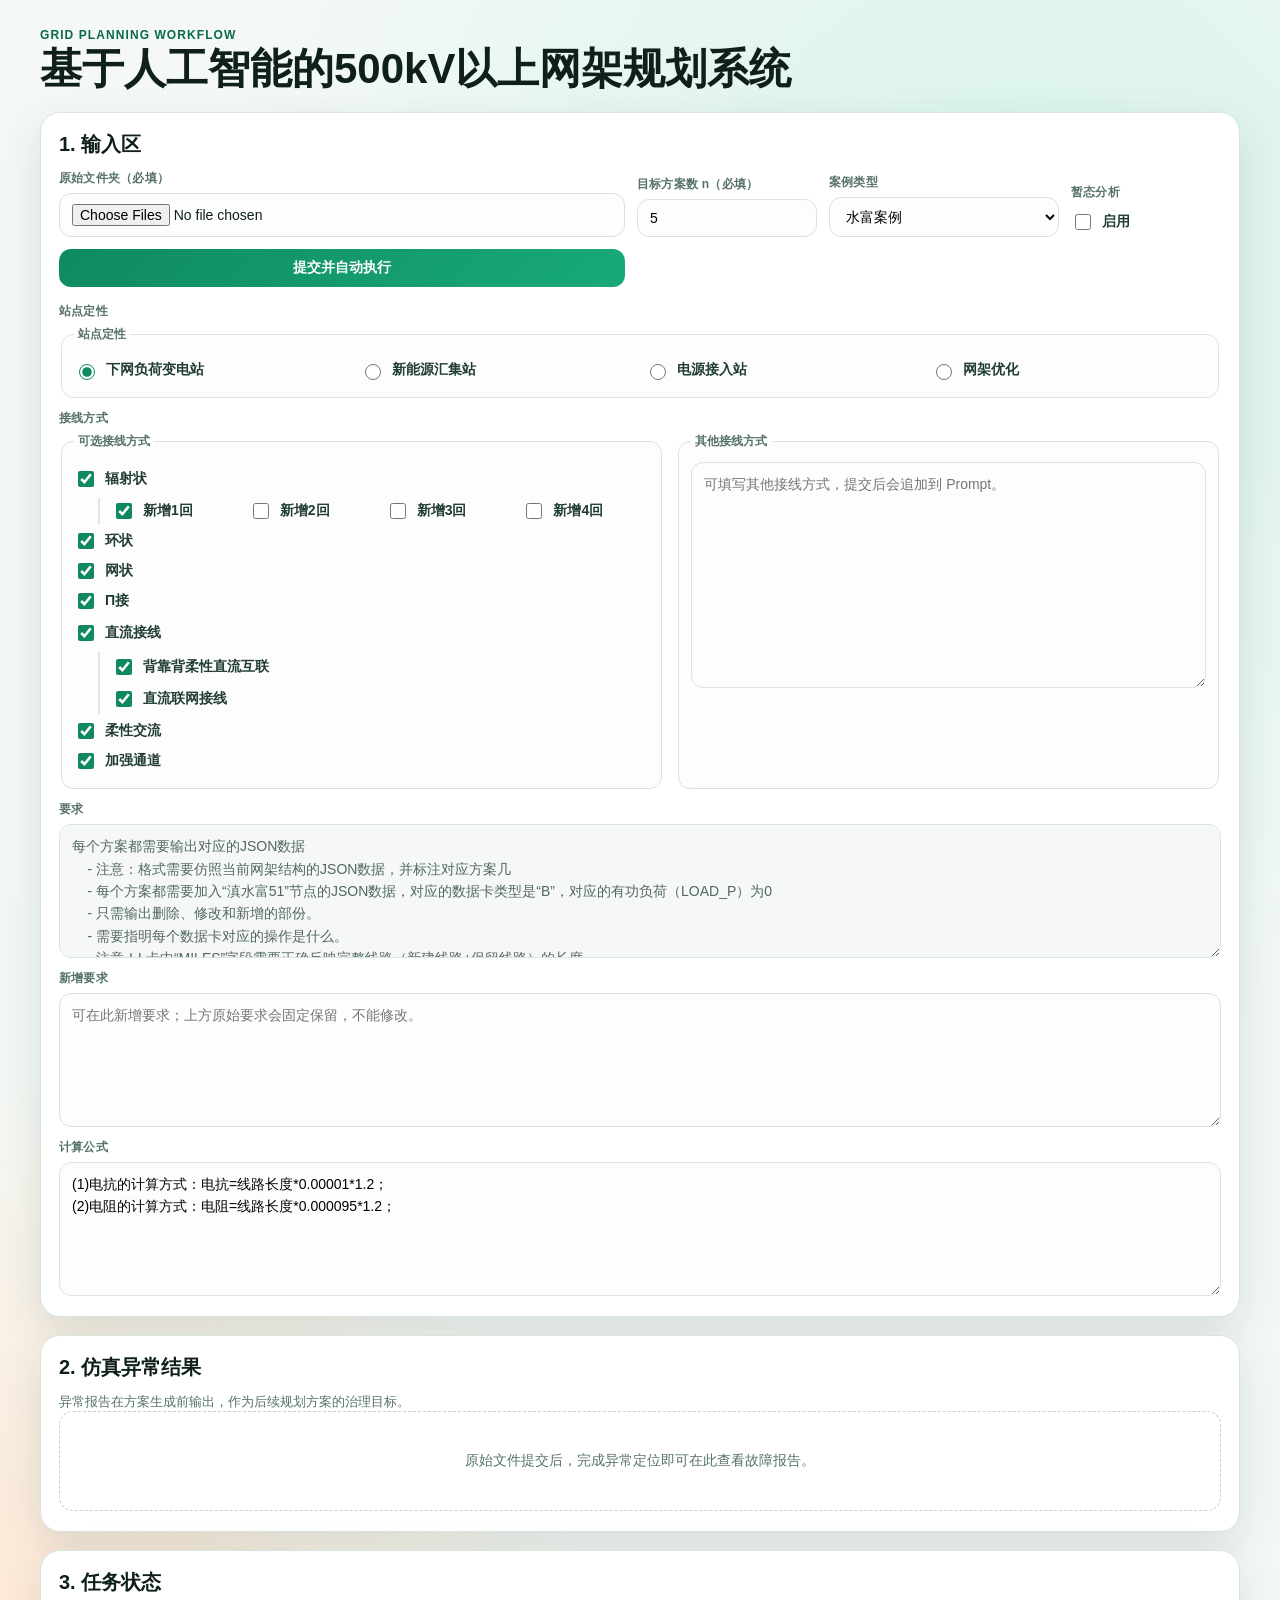
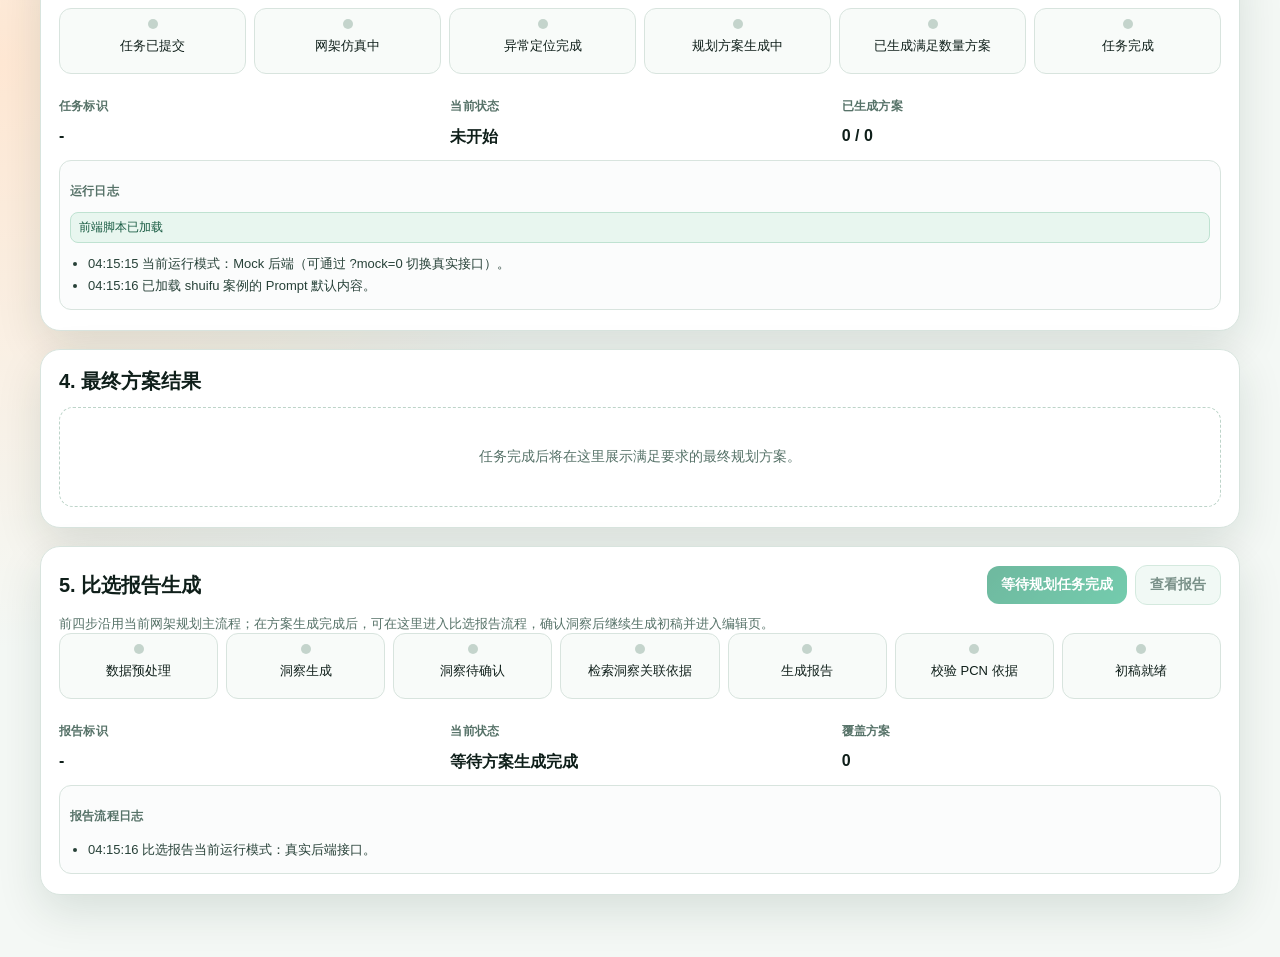
<file: frame_fore-end_design/index.html>
<!doctype html>
<html lang="zh-CN">
  <head>
    <meta charset="UTF-8" />
    <meta name="viewport" content="width=device-width, initial-scale=1.0" />
    <title>基于人工智能的500kV以上网架规划系统</title>
    <link rel="stylesheet" href="./styles.css?v=20260512_1" />
  </head>
  <body>
    <div class="noise-bg"></div>
    <main class="page">
      <header class="hero">
        <p class="eyebrow">Grid Planning Workflow</p>
          <h1>基于人工智能的500kV以上网架规划系统</h1>
      </header>

      <section class="card input-card">
        <h2>1. 输入区</h2>
        <form id="task-form" class="input-form" novalidate>
          <label class="field">
            <span>原始文件夹（必填）</span>
            <input id="file-input" type="file" webkitdirectory directory multiple />
          </label>
          <label class="field small">
            <span>目标方案数 n（必填）</span>
            <input id="count-input" type="number" min="1" max="20" value="5" />
          </label>
          <label class="field small">
            <span>案例类型</span>
            <select id="case-select">
              <option value="shuifu">水富案例</option>
              <option value="yuezhou">越州案例</option>
              <option value="generic">通用案例</option>
            </select>
          </label>
          <div class="field small analysis-option-field">
            <span>暂态分析</span>
            <label class="check-option inline-check-option">
              <input id="transient-analysis-input" type="checkbox" />
              <span>启用</span>
            </label>
          </div>
          <button id="submit-btn" type="submit">提交并自动执行</button>
        </form>
        <div class="prompt-field-wrap prompt-grid">
          <div class="field prompt-field site-role-field">
            <span>站点定性</span>
            <fieldset class="site-role-panel">
              <legend>站点定性</legend>
              <div class="radio-option-row">
                <label class="check-option">
                  <input type="radio" name="site-role" value="load_substation" checked />
                  <span>下网负荷变电站</span>
                </label>
                <label class="check-option">
                  <input type="radio" name="site-role" value="renewable_collection" />
                  <span>新能源汇集站</span>
                </label>
                <label class="check-option">
                  <input type="radio" name="site-role" value="power_interconnection" />
                  <span>电源接入站</span>
                </label>
                <label class="check-option">
                  <input type="radio" name="site-role" value="grid_optimization" />
                  <span>网架优化</span>
                </label>
              </div>
            </fieldset>
          </div>
          <div class="field prompt-field wiring-field">
            <span>接线方式</span>
            <div class="wiring-mode-grid">
              <fieldset class="wiring-mode-panel">
                <legend>可选接线方式</legend>
                <div class="check-group radial-option-group">
                  <label class="check-option">
                    <input type="checkbox" name="wiring-mode" value="radial" />
                    <span>辐射状</span>
                  </label>
                  <div class="check-children radial-circuit-options">
                    <label class="check-option">
                      <input type="checkbox" name="radial-circuit-count" value="1" checked />
                      <span>新增1回</span>
                    </label>
                    <label class="check-option">
                      <input type="checkbox" name="radial-circuit-count" value="2" />
                      <span>新增2回</span>
                    </label>
                    <label class="check-option">
                      <input type="checkbox" name="radial-circuit-count" value="3" />
                      <span>新增3回</span>
                    </label>
                    <label class="check-option">
                      <input type="checkbox" name="radial-circuit-count" value="4" />
                      <span>新增4回</span>
                    </label>
                  </div>
                </div>
                <label class="check-option">
                  <input type="checkbox" name="wiring-mode" value="ring" />
                  <span>环状</span>
                </label>
                <label class="check-option">
                  <input type="checkbox" name="wiring-mode" value="mesh" />
                  <span>网状</span>
                </label>
                <label class="check-option">
                  <input type="checkbox" name="wiring-mode" value="pi" />
                  <span>Π接</span>
                </label>
                <div class="check-group">
                  <label class="check-option">
                    <input type="checkbox" name="wiring-mode-parent" value="dc" />
                    <span>直流接线</span>
                  </label>
                  <div class="check-children">
                    <label class="check-option">
                      <input type="checkbox" name="wiring-mode" value="back_to_back_dc" data-parent="dc" />
                      <span>背靠背柔性直流互联</span>
                    </label>
                    <label class="check-option">
                      <input type="checkbox" name="wiring-mode" value="dc_networking" data-parent="dc" />
                      <span>直流联网接线</span>
                    </label>
                  </div>
                </div>
                <label class="check-option">
                  <input type="checkbox" name="wiring-mode" value="flexible_ac" />
                  <span>柔性交流</span>
                </label>
                <label class="check-option">
                  <input type="checkbox" name="wiring-mode" value="reinforcement" />
                  <span>加强通道</span>
                </label>
              </fieldset>
              <fieldset class="wiring-mode-panel custom-wiring-panel">
                <legend>其他接线方式</legend>
                <textarea
                  id="custom-wiring-mode-input"
                  rows="8"
                  placeholder="可填写其他接线方式，提交后会追加到 Prompt。"
                ></textarea>
              </fieldset>
            </div>
          </div>
          <label class="field prompt-field">
            <span>要求</span>
            <textarea
              id="requirements-input"
              rows="5"
              readonly
              placeholder="加载当前案例默认输出要求..."
            ></textarea>
          </label>
          <label class="field prompt-field">
            <span>新增要求</span>
            <textarea
              id="requirements-extra-input"
              rows="5"
              placeholder="可在此新增要求；上方原始要求会固定保留，不能修改。"
            ></textarea>
          </label>
          <label class="field prompt-field">
            <span>计算公式</span>
            <textarea
              id="formulas-input"
              rows="5"
              placeholder="加载当前案例默认计算公式..."
            ></textarea>
          </label>
        </div>
      </section>

      <section class="card anomaly-card">
        <h2>2. 仿真异常结果</h2>
        <p class="hint">异常报告在方案生成前输出，作为后续规划方案的治理目标。</p>
        <div id="anomaly-placeholder" class="placeholder">
          原始文件提交后，完成异常定位即可在此查看故障报告。
        </div>
        <div id="anomaly-content" class="result-panel hidden">
          <ul id="anomaly-list" class="anomaly-list"></ul>
        </div>
      </section>

      <section class="card status-card">
        <h2>3. 任务状态</h2>
        <div id="stage-track" class="stage-track"></div>
        <div class="status-row">
          <div>
            <p class="meta-label">任务标识</p>
            <p id="task-id" class="meta-value">-</p>
          </div>
          <div>
            <p class="meta-label">当前状态</p>
            <p id="current-status" class="meta-value">未开始</p>
          </div>
          <div>
            <p class="meta-label">已生成方案</p>
            <p id="generated-count" class="meta-value">0 / 0</p>
          </div>
        </div>
        <div class="log-wrap">
          <p class="meta-label">运行日志</p>
          <p id="boot-indicator" class="boot-indicator">前端脚本加载中...</p>
          <ul id="runtime-log" class="runtime-log">
            <li>等待任务提交...</li>
          </ul>
        </div>
      </section>

      <section class="card result-card">
        <h2>4. 最终方案结果</h2>
        <div id="result-placeholder" class="placeholder">
          任务完成后将在这里展示满足要求的最终规划方案。
        </div>

        <div id="result-content" class="result-content single hidden">
          <div class="result-panel">
            <h3>最终方案结果</h3>
            <div id="scheme-list" class="scheme-list"></div>
          </div>
        </div>
      </section>

      <section class="card compare-report-card">
        <div class="compare-header-row">
          <h2>5. 比选报告生成</h2>
          <div class="compare-header-actions">
            <button id="generate-compare-report-btn" type="button" disabled>生成比选报告</button>
            <button id="open-compare-report-btn" type="button" class="secondary" disabled>查看报告</button>
          </div>
        </div>
        <p class="hint">前四步沿用当前网架规划主流程；在方案生成完成后，可在这里进入比选报告流程，确认洞察后继续生成初稿并进入编辑页。</p>
        <div id="compare-stage-track" class="stage-track compare-stage-track"></div>
        <div class="status-row compare-status-row">
          <div>
            <p class="meta-label">报告标识</p>
            <p id="compare-report-id" class="meta-value">-</p>
          </div>
          <div>
            <p class="meta-label">当前状态</p>
            <p id="compare-report-status" class="meta-value">等待方案生成完成</p>
          </div>
          <div>
            <p class="meta-label">覆盖方案</p>
            <p id="compare-scheme-count" class="meta-value">0</p>
          </div>
        </div>
        <div id="compare-pcn-review-banner" class="compare-pcn-review-banner hidden" role="alert"></div>
        <div id="compare-insights-panel" class="compare-insights-panel hidden">
          <p class="meta-label">当前洞察（确认后继续执行）</p>
          <textarea id="compare-insights-text" rows="8" readonly></textarea>
          <div class="compare-insights-actions">
            <button id="edit-insights-btn" type="button" class="secondary">编辑洞察</button>
            <button id="reset-insights-btn" type="button" class="secondary">重置原文</button>
            <button id="confirm-insights-btn" type="button">确认并继续</button>
          </div>
        </div>
        <div class="log-wrap">
          <p class="meta-label">报告流程日志</p>
          <ul id="compare-runtime-log" class="runtime-log">
            <li>等待方案完成后可启动比选报告。</li>
          </ul>
        </div>
      </section>
    </main>

    <div id="topology-modal" class="modal hidden" aria-hidden="true">
      <div class="modal-backdrop" data-close="true"></div>
      <section class="modal-content" role="dialog" aria-modal="true" aria-label="拓扑图详情">
        <header class="modal-header">
          <h3 id="topology-title">方案拓扑图</h3>
          <div class="toolbar">
            <button id="zoom-in" type="button">放大</button>
            <button id="zoom-out" type="button">缩小</button>
            <button id="reset-view" type="button">重置</button>
            <button id="close-modal" type="button">关闭</button>
          </div>
        </header>
        <div class="modal-body">
          <canvas id="topology-canvas" width="1200" height="680"></canvas>
          <aside class="node-info">
            <p class="meta-label">节点信息</p>
            <p id="node-info-text">点击节点查看详情</p>
          </aside>
        </div>
      </section>
    </div>

    <script>
      (function () {
        function setBoot(type, text) {
          var el = document.getElementById("boot-indicator");
          if (!el) return;
          el.textContent = text;
          el.classList.remove("ok", "error");
          if (type) el.classList.add(type);
        }
        window.__setBoot = setBoot;
        setBoot(null, "基础脚本已运行，正在加载主脚本...");
        window.addEventListener("error", function (e) {
          var msg = (e && e.message) ? e.message : "未知脚本错误";
          setBoot("error", "脚本错误：" + msg + "（可能是浏览器兼容模式）");
        });
      })();
    </script>
    <script defer src="./app.js?v=20260512_1" onerror="window.__setBoot && window.__setBoot('error','主脚本文件加载失败，请刷新或检查地址')"></script>
  </body>
</html>
</file>
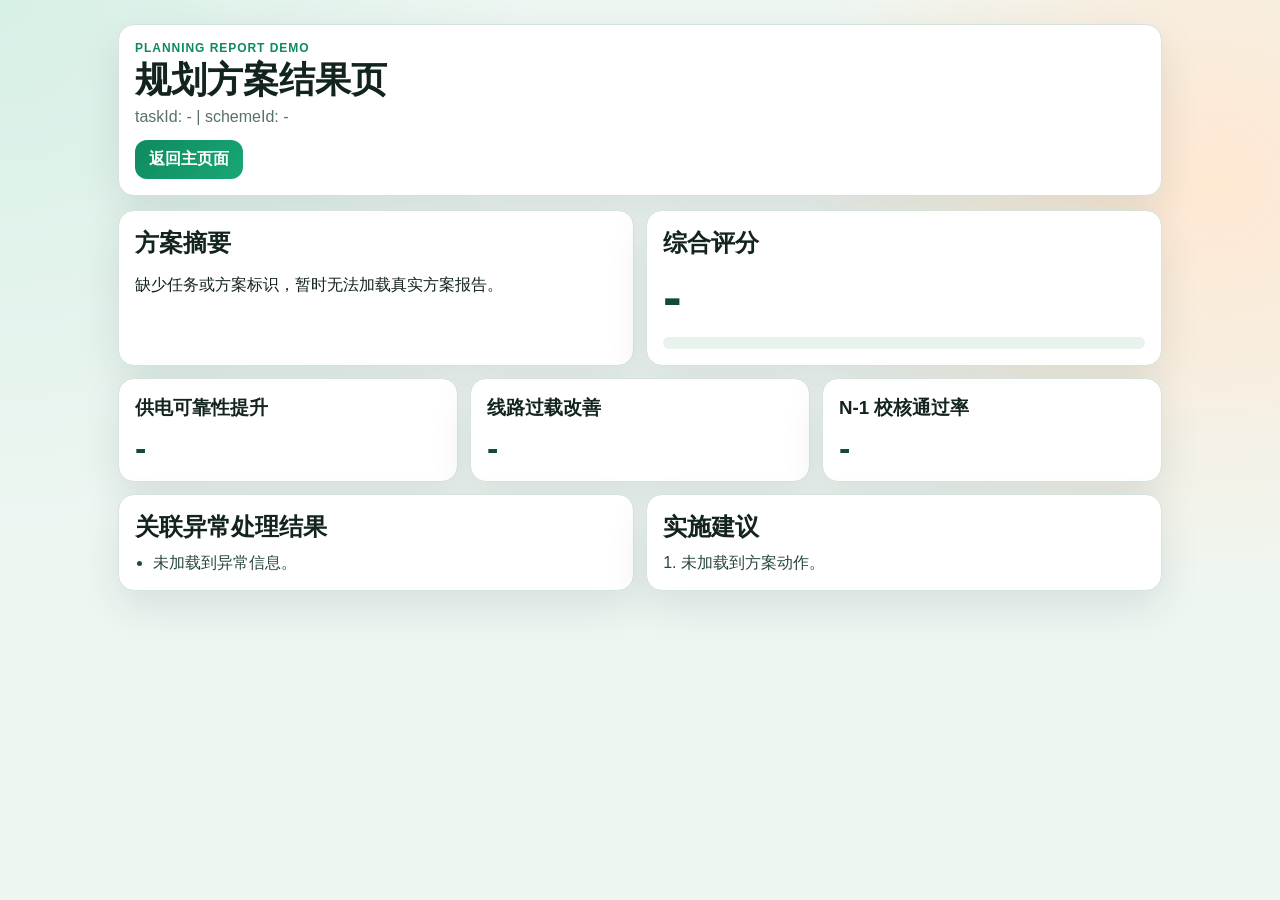
<file: frame_fore-end_design/report.html>
<!doctype html>
<html lang="zh-CN">
  <head>
    <meta charset="UTF-8" />
    <meta name="viewport" content="width=device-width, initial-scale=1.0" />
    <title>规划方案报告 Demo</title>
    <link rel="stylesheet" href="./report.css" />
  </head>
  <body>
    <main class="page">
      <header class="hero card">
        <p class="eyebrow">Planning Report Demo</p>
        <h1>规划方案结果页</h1>
        <p id="head-meta" class="meta">任务与方案信息加载中...</p>
        <div class="hero-actions">
          <a class="btn" href="./index.html">返回主页面</a>
        </div>
      </header>

      <section class="grid">
        <article class="card">
          <h2>方案摘要</h2>
          <p id="summary-text">-</p>
        </article>

        <article class="card">
          <h2>综合评分</h2>
          <p id="score-num" class="big-num">-</p>
          <div class="meter">
            <div id="score-bar" class="meter-fill"></div>
          </div>
        </article>
      </section>

      <section class="grid three">
        <article class="card">
          <h3>供电可靠性提升</h3>
          <p id="kpi-1" class="big-num small">-</p>
        </article>
        <article class="card">
          <h3>线路过载改善</h3>
          <p id="kpi-2" class="big-num small">-</p>
        </article>
        <article class="card">
          <h3>N-1 校核通过率</h3>
          <p id="kpi-3" class="big-num small">-</p>
        </article>
      </section>

      <section class="grid">
        <article class="card">
          <h2>关联异常处理结果</h2>
          <ul id="anomaly-list" class="list"></ul>
        </article>
        <article class="card">
          <h2>实施建议</h2>
          <ol id="action-list" class="list"></ol>
        </article>
      </section>
    </main>

    <script defer src="./report.js?v=20260324_2"></script>
  </body>
</html>
</file>
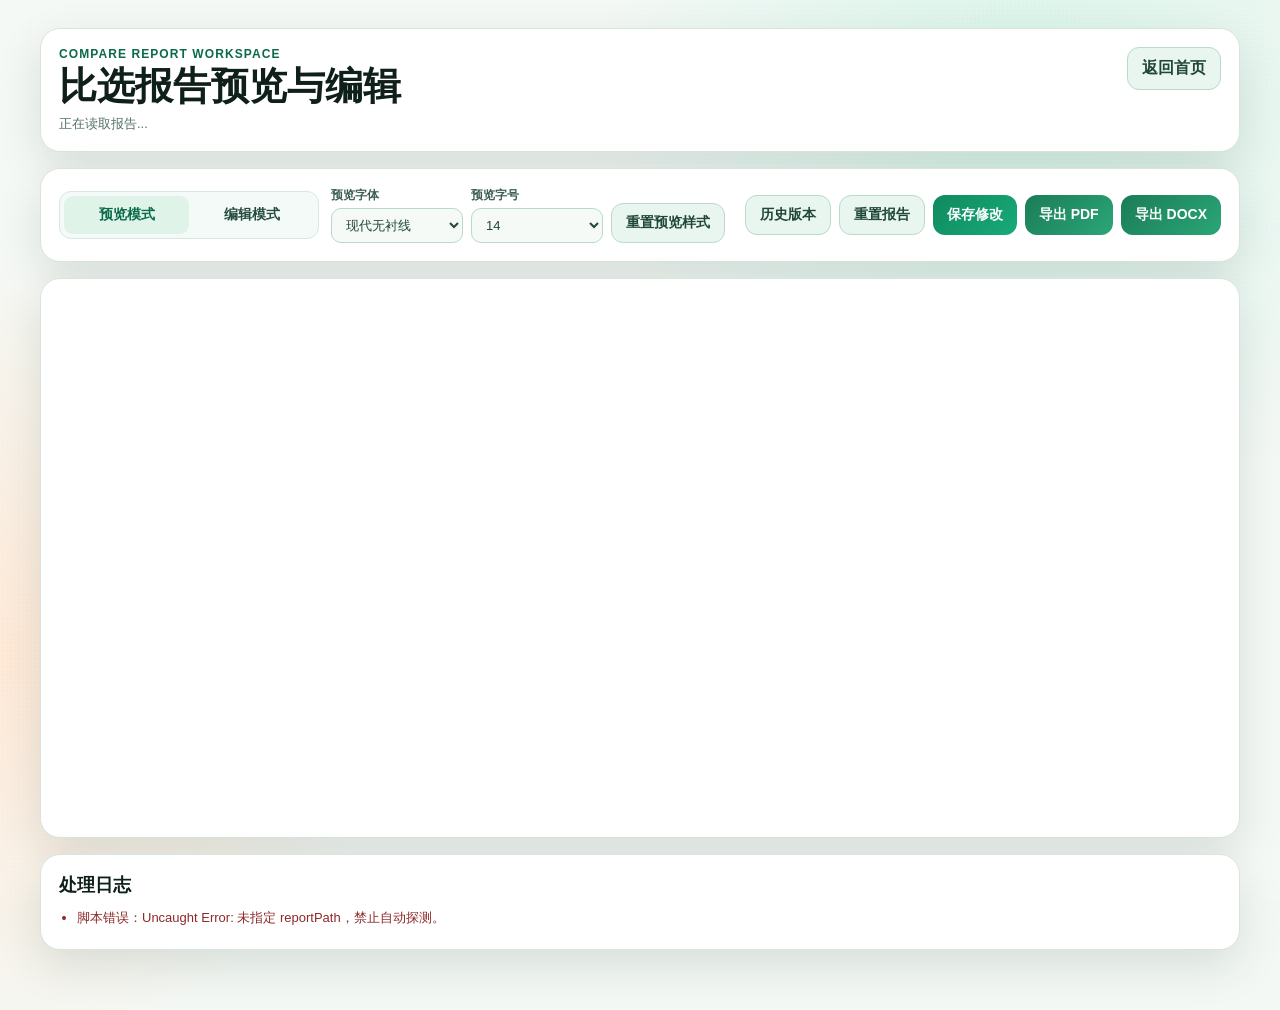
<file: frame_fore-end_design/report_editor.html>
<!doctype html>
<html lang="zh-CN">
  <head>
    <meta charset="UTF-8" />
    <meta name="viewport" content="width=device-width, initial-scale=1.0" />
    <title>比选报告预览与编辑</title>
    <link rel="stylesheet" href="./report_editor.css?v=20260402_5" />
    <link rel="stylesheet" href="./vendor/katex/katex.min.css" />
  </head>
  <body>
    <div class="noise-bg"></div>
    <main class="page">
      <header class="hero card">
        <div>
          <p class="eyebrow">Compare Report Workspace</p>
          <h1>比选报告预览与编辑</h1>
          <p id="head-meta" class="meta">正在读取报告...</p>
        </div>
        <a class="ghost-btn" href="./index.html">返回首页</a>
      </header>

      <section class="card toolbar-card">
        <div class="mode-switch" role="tablist" aria-label="编辑模式">
          <button id="preview-mode-btn" type="button" class="mode-btn active" aria-selected="true">预览模式</button>
          <button id="edit-mode-btn" type="button" class="mode-btn" aria-selected="false">编辑模式</button>
        </div>
        <div class="preview-style-settings" aria-label="预览样式设置">
          <label class="setting-item" for="preview-font-select">
            <span>预览字体</span>
            <select id="preview-font-select">
              <option value="sans">现代无衬线</option>
              <option value="serif">书刊衬线</option>
              <option value="song">思源宋体风格</option>
              <option value="hei">思源黑体风格</option>
              <option value="wenkai">文楷风格</option>
            </select>
          </label>
          <label class="setting-item" for="preview-size-select">
            <span>预览字号</span>
            <select id="preview-size-select">
              <option value="14">14</option>
              <option value="15">15</option>
              <option value="16">16</option>
              <option value="18">18</option>
            </select>
          </label>
          <button id="preview-style-reset-btn" type="button" class="secondary">重置预览样式</button>
        </div>
        <div class="actions">
          <button id="versions-btn" type="button" class="secondary">历史版本</button>
          <button id="reload-btn" type="button" class="secondary">重置报告</button>
          <button id="save-btn" type="button" class="primary">保存修改</button>
          <button id="export-pdf-btn" type="button" class="success">导出 PDF</button>
          <button id="export-docx-btn" type="button" class="success">导出 DOCX</button>
        </div>
      </section>

      <section id="versions-panel" class="card versions-card hidden">
        <div class="versions-head">
          <div>
            <h2>历史版本</h2>
            <p>保存修改和 AI 改写自动保存时会生成版本快照。</p>
          </div>
          <button id="versions-refresh-btn" type="button" class="secondary">刷新</button>
        </div>
        <div id="versions-list" class="versions-list">暂无历史版本。</div>
      </section>

      <div id="version-preview-modal" class="modal hidden" aria-hidden="true">
        <div class="modal-backdrop" data-version-preview-close="true"></div>
        <section class="version-preview-dialog" role="dialog" aria-modal="true" aria-labelledby="version-preview-title">
          <header class="version-preview-head">
            <div>
              <h2 id="version-preview-title">历史版本预览</h2>
              <p id="version-preview-meta" class="meta">未选择历史版本</p>
            </div>
            <button id="version-preview-close-btn" type="button" class="secondary">关闭</button>
          </header>
          <div id="version-preview-content" class="version-preview-content markdown-body"></div>
          <footer class="version-preview-actions">
            <button id="version-preview-cancel-btn" type="button" class="secondary">关闭</button>
            <button id="version-preview-delete-btn" type="button" class="danger">删除此版本</button>
            <button id="version-preview-restore-btn" type="button" class="primary">恢复此版本</button>
          </footer>
        </section>
      </div>

      <section class="card workspace-card">
        <div id="preview-panel" class="panel markdown-body"></div>
        <div id="edit-panel" class="panel hidden">
          <textarea id="editor-textarea" spellcheck="false" aria-label="报告编辑区" placeholder="在此编辑报告 Markdown 内容"></textarea>
          <div class="rewrite-demo" aria-label="AI 改写 Demo">
            <div class="rewrite-demo-head">
              <h3>AI 改写区</h3>
              <p>先在编辑框选中文字，再输入修改意见。</p>
            </div>
            <div id="rewrite-selection-meta" class="rewrite-meta">当前未选中文本</div>
            <textarea id="rewrite-instruction" class="rewrite-instruction" placeholder="例如：请更专业且更简洁，保留关键数据和结论。"></textarea>
            <div class="rewrite-actions">
              <button id="rewrite-generate-btn" type="button" class="secondary">生成建议</button>
              <button id="rewrite-apply-btn" type="button" class="primary" disabled>应用建议到选区</button>
            </div>
            <label class="rewrite-result-label" for="rewrite-result">改写建议</label>
            <textarea id="rewrite-result" class="rewrite-result" readonly placeholder="这里会显示 AI 返回的改写文本"></textarea>
          </div>
        </div>
      </section>

      <section class="card log-card">
        <h2>处理日志</h2>
        <ul id="editor-log" class="runtime-log">
          <li>正在初始化报告工作区...</li>
        </ul>
      </section>
    </main>

    <script>
      (function () {
        window.__reportEditorBooted = false;
        function showBootError(msg) {
          var log = document.getElementById("editor-log");
          if (!log) return;
          log.innerHTML = "";
          var li = document.createElement("li");
          li.style.color = "#8d2929";
          li.textContent = msg;
          log.appendChild(li);
        }

        window.addEventListener("error", function (e) {
          var msg = (e && e.message) ? e.message : "未知脚本错误";
          showBootError("脚本错误：" + msg);
        });

        window.addEventListener("unhandledrejection", function (e) {
          var reason = (e && e.reason) ? String(e.reason) : "未知 Promise 错误";
          showBootError("异步错误：" + reason);
        });

        setTimeout(function () {
          if (!window.__reportEditorBooted) {
            showBootError("报告编辑脚本未启动。请强制刷新（Ctrl+Shift+R）或检查控制台报错。");
          }
        }, 2000);
      })();
    </script>
    <script defer src="./vendor/markdown-it/markdown-it.min.js"></script>
    <script defer src="./vendor/markdown-it-footnote/markdown-it-footnote.min.js"></script>
    <script defer src="./vendor/katex/katex.min.js"></script>
    <script defer src="./vendor/katex/contrib/auto-render.min.js"></script>
    <script defer src="./report_editor.js?v=20260723_2"></script>
  </body>
</html>
</file>
<file: frame_fore-end_design/styles.css>
:root {
  --bg: #f4f8f5;
  --paper: #ffffff;
  --ink: #0f1f1a;
  --muted: #567268;
  --line: #d8e4de;
  --accent: #0f8a5f;
  --accent-strong: #0a6a49;
  --warning: #f28322;
  --danger: #cf3c3c;
  --ok: #138a61;
  --shadow: 0 16px 45px rgba(12, 46, 34, 0.12);
}

* {
  box-sizing: border-box;
}

body {
  margin: 0;
  min-height: 100vh;
  font-family: "Manrope", "Noto Sans SC", "PingFang SC", "Segoe UI", sans-serif;
  color: var(--ink);
  background: radial-gradient(circle at 80% 10%, #d5f4e8 0, transparent 32%),
    radial-gradient(circle at 0% 65%, #ffe8d4 0, transparent 28%), var(--bg);
}

.noise-bg {
  position: fixed;
  inset: 0;
  pointer-events: none;
  background-image: linear-gradient(90deg, rgba(255, 255, 255, 0.34) 50%, transparent 0),
    linear-gradient(rgba(255, 255, 255, 0.34) 50%, transparent 0);
  background-size: 4px 4px;
  opacity: 0.25;
}

.page {
  position: relative;
  z-index: 1;
  max-width: 1240px;
  margin: 0 auto;
  padding: 28px 20px 44px;
}

.hero {
  margin-bottom: 20px;
}

.eyebrow {
  margin: 0;
  letter-spacing: 0.09em;
  text-transform: uppercase;
  color: var(--accent-strong);
  font-size: 12px;
  font-weight: 800;
}

h1 {
  margin: 4px 0 6px;
  font-size: clamp(28px, 5vw, 42px);
  line-height: 1.1;
}

.subtitle {
  margin: 0;
  color: var(--muted);
}

.card {
  background: var(--paper);
  border: 1px solid var(--line);
  border-radius: 20px;
  box-shadow: var(--shadow);
  padding: 18px 18px 20px;
  margin-bottom: 18px;
}

.card h2 {
  margin: 0 0 12px;
  font-size: 20px;
}

.input-form {
  display: grid;
  grid-template-columns: minmax(260px, 1.4fr) minmax(140px, 180px) minmax(180px, 230px) minmax(150px, auto);
  gap: 12px;
  align-items: end;
  overflow-x: auto;
  padding-bottom: 2px;
}

.field {
  display: grid;
  gap: 6px;
}

.field span,
.meta-label {
  color: var(--muted);
  font-size: 12px;
  font-weight: 700;
  letter-spacing: 0.02em;
}

input[type="file"],
input[type="number"],
select,
textarea {
  width: 100%;
  border-radius: 12px;
  border: 1px solid var(--line);
  padding: 10px 12px;
  font-size: 14px;
  background: #fcfdfc;
}

textarea {
  min-height: 120px;
  resize: vertical;
  font-family: inherit;
  line-height: 1.6;
}

textarea:read-only {
  color: #52675f;
  background: #f5f8f6;
}

.prompt-field-wrap {
  margin-top: 14px;
}

.prompt-grid {
  display: grid;
  grid-template-columns: 1fr;
  gap: 12px;
}

.prompt-field {
  display: grid;
  gap: 6px;
}

.site-role-panel {
  border: 1px solid var(--line);
  border-radius: 12px;
  padding: 12px;
  background: #fcfdfc;
}

.site-role-panel legend {
  padding: 0 4px;
  color: var(--muted);
  font-size: 12px;
  font-weight: 700;
}

.radio-option-row {
  display: grid;
  grid-template-columns: repeat(4, minmax(0, 1fr));
  gap: 10px;
}

.wiring-mode-grid {
  display: grid;
  grid-template-columns: minmax(0, 1fr) minmax(280px, 0.9fr);
  gap: 12px;
  align-items: stretch;
}

.wiring-mode-panel {
  min-width: 0;
  border: 1px solid var(--line);
  border-radius: 12px;
  padding: 12px;
  background: #fcfdfc;
}

.wiring-mode-panel legend {
  padding: 0 4px;
  color: var(--muted);
  font-size: 12px;
  font-weight: 700;
}

.check-option {
  display: flex;
  align-items: center;
  gap: 8px;
  min-height: 30px;
  color: #213d33;
  font-size: 14px;
}

.check-option input[type="checkbox"],
.check-option input[type="radio"] {
  width: 16px;
  height: 16px;
  accent-color: var(--accent);
  flex: 0 0 auto;
}

.check-option span {
  color: #213d33;
  font-size: 14px;
  font-weight: 600;
  letter-spacing: 0;
}

.check-group {
  display: grid;
  gap: 4px;
  margin: 2px 0;
}

.check-children {
  display: grid;
  gap: 2px;
  margin-left: 24px;
  padding-left: 12px;
  border-left: 2px solid #dbe8e1;
}

.radial-circuit-options {
  grid-template-columns: repeat(4, minmax(0, 1fr));
  column-gap: 10px;
}

.radial-circuit-options .check-option {
  min-height: 26px;
}

.radial-circuit-options input:disabled + span {
  color: #8a9b95;
}

.custom-wiring-panel {
  align-content: start;
}

.custom-wiring-panel textarea {
  min-height: 226px;
}

button {
  border: 0;
  border-radius: 12px;
  padding: 10px 14px;
  font-size: 14px;
  font-weight: 700;
  cursor: pointer;
  transition: transform 0.18s ease, filter 0.18s ease;
}

button:hover {
  transform: translateY(-1px);
  filter: brightness(1.03);
}

#submit-btn {
  color: #fff;
  background: linear-gradient(135deg, var(--accent) 0%, #18aa78 100%);
}

#generate-compare-report-btn {
  color: #fff;
  background: linear-gradient(135deg, var(--accent) 0%, #18aa78 100%);
}

#open-compare-report-btn {
  color: #21473a;
  background: #e8f6ef;
  border: 1px solid #b7dbc9;
}

#submit-btn:disabled {
  cursor: not-allowed;
  opacity: 0.6;
  transform: none;
}

#generate-compare-report-btn:disabled,
#open-compare-report-btn:disabled {
  cursor: not-allowed;
  opacity: 0.6;
  transform: none;
}

.hint {
  margin: 10px 0 0;
  color: var(--muted);
  font-size: 13px;
}

.stage-track {
  display: grid;
  grid-template-columns: repeat(6, minmax(0, 1fr));
  gap: 8px;
  margin-bottom: 12px;
}

.stage {
  border: 1px solid var(--line);
  border-radius: 12px;
  background: #f8fbf9;
  min-height: 66px;
  padding: 10px 8px;
  transition: transform 0.2s ease, background-color 0.2s ease, border-color 0.2s ease;
}

.stage p {
  margin: 0;
  text-align: center;
  font-size: 13px;
}

.stage .dot {
  width: 10px;
  height: 10px;
  border-radius: 999px;
  margin: 0 auto 8px;
  background: #c4d4cc;
}

.stage.done {
  background: #edf9f3;
  border-color: #c4e5d7;
}

.stage.done .dot {
  background: var(--ok);
}

.stage.active {
  border-color: #95cfb8;
  background: #dcf3e9;
  transform: translateY(-1px);
}

.stage.active .dot {
  background: #0d9a68;
  box-shadow: 0 0 0 6px rgba(15, 138, 95, 0.12);
}

.stage.failed {
  background: #fdeeee;
  border-color: #f4b8b8;
}

.stage.failed .dot {
  background: var(--danger);
}

.status-row {
  display: grid;
  grid-template-columns: repeat(3, minmax(0, 1fr));
  gap: 12px;
  margin-bottom: 12px;
}

.compare-header-row {
  display: flex;
  align-items: center;
  justify-content: space-between;
  gap: 12px;
  margin-bottom: 10px;
}

.compare-header-actions {
  display: flex;
  align-items: center;
  gap: 8px;
}

.compare-header-row h2 {
  margin: 0;
}

.compare-stage-track {
  grid-template-columns: repeat(7, minmax(0, 1fr));
}

.compare-status-row {
  margin-top: 4px;
}

.compare-insights-panel {
  margin: 12px 0;
  border: 1px solid var(--line);
  border-radius: 12px;
  padding: 10px;
  background: #fbfcfc;
}

.compare-pcn-review-banner {
  margin: 10px 0 4px;
  padding: 10px 12px;
  border-radius: 10px;
  border: 1px solid #d9a15b;
  background: #fff7eb;
  color: #7a4b00;
  font-size: 13px;
  line-height: 1.45;
  font-weight: 600;
}

#compare-insights-text {
  width: 100%;
  min-height: 180px;
  border: 1px solid #c8dacf;
  border-radius: 10px;
  padding: 10px;
  font-size: 13px;
  line-height: 1.5;
  color: #223f35;
  background: #fff;
  resize: vertical;
}

#compare-insights-text:read-only {
  background: #f6f9f7;
}

.compare-insights-actions {
  margin-top: 8px;
  display: flex;
  gap: 8px;
  flex-wrap: wrap;
}

.meta-value {
  margin: 4px 0 0;
  font-size: 16px;
  font-weight: 700;
}

.log-wrap {
  border: 1px solid var(--line);
  border-radius: 12px;
  padding: 10px;
  background: #fbfcfc;
}

.boot-indicator {
  margin: 6px 0 0;
  font-size: 12px;
  color: #7a5a16;
  background: #fff7df;
  border: 1px solid #f1ddb2;
  border-radius: 8px;
  padding: 6px 8px;
}

.boot-indicator.ok {
  color: #185b42;
  background: #e8f6ef;
  border-color: #bfe2d1;
}

.boot-indicator.error {
  color: #7a2626;
  background: #ffeaea;
  border-color: #f0b7b7;
}

.runtime-log {
  margin: 8px 0 0;
  padding-left: 18px;
  max-height: 140px;
  overflow: auto;
}

.runtime-log li {
  margin: 4px 0;
  color: #274138;
  font-size: 13px;
}

.placeholder {
  border: 1px dashed #bdd4c9;
  border-radius: 14px;
  min-height: 100px;
  display: grid;
  place-items: center;
  color: var(--muted);
  font-size: 14px;
  text-align: center;
  padding: 16px;
}

.result-content {
  display: grid;
  grid-template-columns: 0.9fr 1.1fr;
  gap: 14px;
}

.result-content.single {
  grid-template-columns: 1fr;
}

.result-panel {
  border: 1px solid var(--line);
  border-radius: 14px;
  padding: 12px;
  background: #fcfdfc;
}

.result-panel h3 {
  margin: 0 0 10px;
}

.anomaly-list {
  margin: 0;
  padding-left: 18px;
  display: grid;
  gap: 6px;
}

.anomaly-list li {
  font-size: 14px;
}

.anomaly-report-item {
  list-style: none;
  border: 1px solid var(--line);
  border-radius: 12px;
  padding: 12px;
  background: #fff;
}

.anomaly-report-item h3 {
  margin: 0 0 8px;
  font-size: 15px;
}

.anomaly-report-item p {
  margin: 0 0 10px;
  color: var(--muted);
}

.anomaly-report-item pre {
  margin: 0;
  padding: 10px;
  border-radius: 10px;
  background: #f5f8f6;
  border: 1px solid #d7e2dc;
  overflow: auto;
  white-space: pre-wrap;
  word-break: break-word;
  font-size: 12px;
  line-height: 1.45;
}

.scheme-list {
  display: grid;
  gap: 10px;
}

.scheme-card {
  border: 1px solid var(--line);
  border-radius: 12px;
  padding: 10px;
  background: #fff;
}

.scheme-title {
  margin: 0 0 4px;
  font-size: 15px;
}

.scheme-meta {
  margin: 0 0 10px;
  color: var(--muted);
  font-size: 13px;
}

.scheme-actions {
  display: flex;
  gap: 8px;
}

.scheme-actions button {
  color: #083b2b;
  background: #e8f6ef;
  border: 1px solid #b7dbc9;
}

.scheme-actions .report-btn {
  color: #5a3308;
  background: #fff2e6;
  border-color: #f6d0ab;
}

.hidden {
  display: none !important;
}

.modal {
  position: fixed;
  inset: 0;
  z-index: 30;
}

.modal-backdrop {
  position: absolute;
  inset: 0;
  background: rgba(10, 25, 19, 0.56);
}

.modal-content {
  position: absolute;
  left: 50%;
  top: 50%;
  transform: translate(-50%, -50%);
  width: min(96vw, 1240px);
  height: min(90vh, 820px);
  background: #f8fbf9;
  border: 1px solid var(--line);
  border-radius: 16px;
  overflow: hidden;
  box-shadow: 0 24px 55px rgba(8, 35, 24, 0.38);
}

.modal-header {
  padding: 10px 12px;
  display: flex;
  align-items: center;
  justify-content: space-between;
  border-bottom: 1px solid var(--line);
  background: #fff;
}

.modal-header h3 {
  margin: 0;
  font-size: 16px;
}

.toolbar {
  display: flex;
  gap: 8px;
}

.toolbar button {
  background: #eef8f3;
  border: 1px solid #bfdaca;
  color: #1e4a36;
  padding: 8px 10px;
}

.toolbar #close-modal {
  background: #fff0f0;
  border-color: #efbdbd;
  color: #7a2626;
}

.modal-body {
  height: calc(100% - 54px);
  display: grid;
  grid-template-columns: 1fr 240px;
}

#topology-canvas {
  width: 100%;
  height: 100%;
  background: linear-gradient(180deg, #fdfefd 0%, #f3faf6 100%);
  cursor: grab;
}

#topology-canvas.dragging {
  cursor: grabbing;
}

.node-info {
  border-left: 1px solid var(--line);
  padding: 12px;
  background: #fff;
}

#node-info-text {
  margin-top: 8px;
  white-space: pre-wrap;
  color: #29473c;
  font-size: 13px;
  line-height: 1.5;
}

@media (max-width: 980px) {
  .compare-header-row {
    align-items: stretch;
    flex-direction: column;
  }

  .compare-header-actions {
    width: 100%;
    display: grid;
    grid-template-columns: 1fr;
    gap: 8px;
  }

  .compare-header-row #generate-compare-report-btn,
  .compare-header-row #open-compare-report-btn {
    width: 100%;
  }

  .input-form {
    grid-template-columns: minmax(260px, 1.4fr) minmax(140px, 180px) minmax(180px, 230px) minmax(150px, auto);
  }

  .prompt-grid,
  .wiring-mode-grid {
    grid-template-columns: 1fr;
  }

  .radio-option-row,
  .radial-circuit-options {
    grid-template-columns: repeat(2, minmax(0, 1fr));
  }

  .stage-track {
    grid-template-columns: repeat(3, minmax(0, 1fr));
  }

  .status-row,
  .result-content {
    grid-template-columns: 1fr;
  }

  .modal-content {
    width: 98vw;
    height: 95vh;
  }

  .modal-body {
    grid-template-columns: 1fr;
    grid-template-rows: 1fr 140px;
  }

  .node-info {
    border-left: none;
    border-top: 1px solid var(--line);
  }
}
</file>
<file: frame_fore-end_design/report.css>
:root {
  --bg: #eef6f2;
  --paper: #ffffff;
  --ink: #13231d;
  --muted: #567268;
  --line: #d5e3dc;
  --accent: #0f8a5f;
  --accent-2: #f68a1e;
  --shadow: 0 16px 40px rgba(10, 40, 28, 0.1);
}

* {
  box-sizing: border-box;
}

body {
  margin: 0;
  min-height: 100vh;
  color: var(--ink);
  font-family: "Manrope", "Noto Sans SC", "PingFang SC", sans-serif;
  background: radial-gradient(circle at 0% 0%, #d7f0e6 0, transparent 35%),
    radial-gradient(circle at 95% 20%, #ffe8d2 0, transparent 30%), var(--bg);
}

.page {
  max-width: 1080px;
  margin: 0 auto;
  padding: 24px 18px 36px;
}

.card {
  background: var(--paper);
  border: 1px solid var(--line);
  border-radius: 16px;
  box-shadow: var(--shadow);
  padding: 16px;
}

.hero {
  margin-bottom: 14px;
}

.eyebrow {
  margin: 0;
  color: var(--accent);
  font-size: 12px;
  font-weight: 800;
  letter-spacing: 0.08em;
  text-transform: uppercase;
}

h1 {
  margin: 5px 0 8px;
  font-size: clamp(26px, 4vw, 36px);
  line-height: 1.1;
}

h2,
h3 {
  margin: 0 0 10px;
}

.meta {
  margin: 0;
  color: var(--muted);
}

.hero-actions {
  margin-top: 14px;
}

.btn {
  display: inline-block;
  text-decoration: none;
  color: #fff;
  background: linear-gradient(135deg, var(--accent) 0%, #18a775 100%);
  border-radius: 12px;
  font-weight: 700;
  padding: 9px 14px;
}

.grid {
  display: grid;
  grid-template-columns: repeat(2, minmax(0, 1fr));
  gap: 12px;
  margin-bottom: 12px;
}

.grid.three {
  grid-template-columns: repeat(3, minmax(0, 1fr));
}

.big-num {
  margin: 0;
  font-size: 56px;
  line-height: 1;
  font-weight: 900;
  color: #114b37;
}

.big-num.small {
  font-size: 34px;
}

.meter {
  height: 12px;
  border-radius: 999px;
  background: #e8f3ee;
  overflow: hidden;
  margin-top: 12px;
}

.meter-fill {
  height: 100%;
  width: 0%;
  background: linear-gradient(90deg, var(--accent) 0%, var(--accent-2) 100%);
  transition: width 0.35s ease;
}

.list {
  margin: 0;
  padding-left: 18px;
  color: #29483d;
  display: grid;
  gap: 6px;
}

@media (max-width: 860px) {
  .grid,
  .grid.three {
    grid-template-columns: 1fr;
  }
}
</file>
<file: frame_fore-end_design/report_editor.css>
:root {
  --bg: #f4f8f5;
  --paper: #ffffff;
  --ink: #0f1f1a;
  --muted: #567268;
  --line: #d8e4de;
  --accent: #0f8a5f;
  --accent-strong: #0a6a49;
  --ok: #138a61;
  --shadow: 0 16px 45px rgba(12, 46, 34, 0.12);
  --preview-font-family: "Noto Sans SC", "PingFang SC", "Segoe UI", sans-serif;
  --preview-base-size: 16;
  --preview-line-height: 1.7;
  --preview-letter-spacing: 0;
  --preview-font-weight: 400;
}

* {
  box-sizing: border-box;
}

body {
  margin: 0;
  min-height: 100vh;
  font-family: "Manrope", "Noto Sans SC", "PingFang SC", "Segoe UI", sans-serif;
  color: var(--ink);
  background: radial-gradient(circle at 80% 10%, #d5f4e8 0, transparent 32%),
    radial-gradient(circle at 0% 65%, #ffe8d4 0, transparent 28%), var(--bg);
}

.noise-bg {
  position: fixed;
  inset: 0;
  pointer-events: none;
  background-image: linear-gradient(90deg, rgba(255, 255, 255, 0.34) 50%, transparent 0),
    linear-gradient(rgba(255, 255, 255, 0.34) 50%, transparent 0);
  background-size: 4px 4px;
  opacity: 0.25;
}

.page {
  position: relative;
  z-index: 1;
  max-width: 1240px;
  margin: 0 auto;
  padding: 28px 20px 44px;
}

.card {
  background: var(--paper);
  border: 1px solid var(--line);
  border-radius: 20px;
  box-shadow: var(--shadow);
  padding: 18px;
  margin-bottom: 16px;
}

.hero {
  display: flex;
  justify-content: space-between;
  align-items: flex-start;
  gap: 12px;
}

.eyebrow {
  margin: 0;
  letter-spacing: 0.09em;
  text-transform: uppercase;
  color: var(--accent-strong);
  font-size: 12px;
  font-weight: 800;
}

h1 {
  margin: 4px 0 6px;
  font-size: clamp(26px, 4.2vw, 38px);
  line-height: 1.15;
}

.meta {
  margin: 0;
  color: var(--muted);
  font-size: 13px;
}

.ghost-btn {
  display: inline-flex;
  align-items: center;
  text-decoration: none;
  color: #21473a;
  background: #e8f6ef;
  border: 1px solid #b7dbc9;
  border-radius: 12px;
  padding: 10px 14px;
  font-weight: 700;
  white-space: nowrap;
  transition: transform 0.18s ease, filter 0.18s ease;
}

.ghost-btn:hover {
  transform: translateY(-1px);
  filter: brightness(1.03);
}

.toolbar-card {
  display: grid;
  grid-template-columns: 260px minmax(280px, auto) 1fr;
  gap: 12px;
  align-items: center;
}

.preview-style-settings {
  display: flex;
  align-items: end;
  gap: 8px;
  flex-wrap: wrap;
}

.setting-item {
  display: flex;
  flex-direction: column;
  gap: 4px;
  font-size: 12px;
  color: #3c5f52;
  font-weight: 700;
}

.setting-item select {
  border: 1px solid #b7dbc9;
  border-radius: 10px;
  background: #f5faf7;
  color: #21473a;
  padding: 8px 10px;
  min-width: 132px;
  font-size: 13px;
}

.mode-switch {
  display: grid;
  grid-template-columns: 1fr 1fr;
  background: #f4faf7;
  border: 1px solid #d8e8df;
  border-radius: 12px;
  padding: 4px;
}

.mode-btn {
  border: 0;
  border-radius: 9px;
  padding: 10px;
  background: transparent;
  color: #274d40;
  font-weight: 700;
  cursor: pointer;
}

.mode-btn.active {
  background: #dff3e9;
  color: #0a6a49;
}

.actions {
  display: flex;
  gap: 8px;
  flex-wrap: wrap;
  justify-content: flex-end;
}

button {
  border: 0;
  border-radius: 12px;
  padding: 10px 14px;
  font-size: 14px;
  font-weight: 700;
  cursor: pointer;
  transition: transform 0.18s ease, filter 0.18s ease;
}

button:hover {
  transform: translateY(-1px);
  filter: brightness(1.03);
}

button.primary {
  color: #fff;
  background: linear-gradient(135deg, var(--accent) 0%, #18aa78 100%);
}

button.secondary {
  color: #21473a;
  background: #e8f6ef;
  border: 1px solid #b7dbc9;
}

button.success {
  color: #fff;
  background: linear-gradient(135deg, #1c7c58 0%, #2aa677 100%);
}

button.danger {
  color: #fff;
  background: linear-gradient(135deg, #a33a32 0%, #d65a4f 100%);
}

button:disabled {
  cursor: not-allowed;
  opacity: 0.6;
  transform: none;
  filter: none;
}

.workspace-card {
  padding: 0;
  overflow: visible;
}

.versions-card {
  display: grid;
  gap: 12px;
}

.versions-head {
  display: flex;
  align-items: flex-start;
  justify-content: space-between;
  gap: 12px;
}

.versions-head h2 {
  margin: 0 0 4px;
  font-size: 18px;
}

.versions-head p {
  margin: 0;
  color: var(--muted);
  font-size: 13px;
}

.versions-list {
  display: grid;
  gap: 8px;
  max-height: 260px;
  overflow-y: auto;
  padding-right: 4px;
  color: var(--muted);
  font-size: 14px;
}

.versions-list::-webkit-scrollbar,
.version-preview-content::-webkit-scrollbar {
  width: 8px;
}

.versions-list::-webkit-scrollbar-thumb,
.version-preview-content::-webkit-scrollbar-thumb {
  background: #b7dbc9;
  border-radius: 999px;
}

.version-item {
  display: flex;
  align-items: center;
  justify-content: space-between;
  gap: 12px;
  border: 1px solid var(--line);
  border-radius: 14px;
  background: #f7fbf9;
  padding: 10px 12px;
}

.version-meta {
  display: grid;
  gap: 3px;
}

.version-meta strong {
  color: var(--ink);
}

.version-meta span {
  color: var(--muted);
  font-size: 12px;
}

.version-actions {
  display: flex;
  gap: 8px;
  flex-wrap: wrap;
  justify-content: flex-end;
}

.modal {
  position: fixed;
  inset: 0;
  z-index: 20;
  display: grid;
  place-items: center;
  padding: 24px;
}

.modal-backdrop {
  position: absolute;
  inset: 0;
  background: rgba(8, 31, 24, 0.42);
  backdrop-filter: blur(4px);
}

.version-preview-dialog {
  position: relative;
  z-index: 1;
  display: grid;
  grid-template-rows: auto minmax(0, 1fr) auto;
  width: min(980px, 96vw);
  max-height: 86vh;
  overflow: hidden;
  border: 1px solid var(--line);
  border-radius: 20px;
  background: var(--paper);
  box-shadow: 0 28px 80px rgba(8, 31, 24, 0.28);
}

.version-preview-head {
  display: flex;
  align-items: flex-start;
  justify-content: space-between;
  gap: 12px;
  border-bottom: 1px solid var(--line);
  padding: 16px 18px;
}

.version-preview-head h2 {
  margin: 0 0 4px;
  font-size: 20px;
}

.version-preview-content {
  min-height: 280px;
  overflow-y: auto;
  padding: 18px;
}

.version-preview-actions {
  display: flex;
  justify-content: flex-end;
  gap: 8px;
  border-top: 1px solid var(--line);
  padding: 14px 18px;
}

.panel {
  min-height: 62vh;
  overflow: visible;
}

.markdown-body {
  padding: 18px;
  line-height: var(--preview-line-height);
  letter-spacing: var(--preview-letter-spacing);
  font-weight: var(--preview-font-weight);
  white-space: normal;
  font-family: var(--preview-font-family);
  font-size: calc(var(--preview-base-size) * 1px);
}

.markdown-body h1,
.markdown-body h2,
.markdown-body h3,
.markdown-body h4,
.markdown-body h5,
.markdown-body h6 {
  margin-top: 22px;
  margin-bottom: 10px;
}

.markdown-body h1 {
  font-size: calc(var(--preview-base-size) * 1.9px);
}

.markdown-body h2 {
  font-size: calc(var(--preview-base-size) * 1.55px);
}

.markdown-body h3 {
  font-size: calc(var(--preview-base-size) * 1.3px);
}

.markdown-body h4 {
  font-size: calc(var(--preview-base-size) * 1.15px);
  color: #1f4e3b;
}

.markdown-body h5 {
  font-size: calc(var(--preview-base-size) * 1.05px);
  color: #235241;
}

.markdown-body h6 {
  font-size: calc(var(--preview-base-size) * 0.98px);
  color: #2d5f4d;
}

.markdown-body p {
  margin: 8px 0;
}

.markdown-body ul,
.markdown-body ol {
  margin: 8px 0;
  padding-left: 22px;
}

.markdown-body table {
  width: 100%;
  border-collapse: collapse;
  margin: 12px 0;
  font-size: calc(var(--preview-base-size) * 0.92px);
}

.markdown-body th,
.markdown-body td {
  border: 1px solid #d8e4de;
  padding: 8px 10px;
  text-align: left;
  vertical-align: top;
  font-size: inherit;
}

.markdown-body th {
  background: #eef7f2;
  color: #1f4e3b;
  font-weight: 700;
}

.markdown-body claim,
.markdown-body calculate {
  border-bottom: 1px dashed #7bb29a;
}

.markdown-body calculate {
  display: block;
  margin: 10px 0;
  padding: 10px 12px;
  background: #f7fbf9;
  border: 1px solid #d6e6de;
  border-radius: 10px;
  white-space: pre-wrap;
}

.markdown-body .custom-tooltip {
  position: relative;
  display: inline-block;
  cursor: help;
}

.markdown-body .custom-tooltip .tooltip-text {
  visibility: hidden;
  width: max-content;
  max-width: 420px;
  background-color: #ffffff;
  color: #333333;
  text-align: left;
  border-radius: 8px;
  padding: 10px 14px;
  position: absolute;
  z-index: 9999;
  bottom: 130%;
  left: 50%;
  transform: translateX(-50%);
  opacity: 0;
  transition: opacity 0.2s ease-in-out;
  box-shadow: 0 4px 16px rgba(0, 0, 0, 0.12);
  border: 1px solid #ebeef5;
  font-size: 13px;
  line-height: 1.5;
  font-weight: normal;
  white-space: normal;
}

.markdown-body .custom-tooltip .tooltip-text .calc-formula {
  display: inline;
  margin-top: 0;
  vertical-align: baseline;
}

.markdown-body .custom-tooltip .tooltip-text .katex-display {
  margin: 0;
  display: inline;
}

.markdown-body .custom-tooltip:hover .tooltip-text {
  visibility: visible;
  opacity: 1;
}

.markdown-body .custom-tooltip .tooltip-text::after {
  content: "";
  position: absolute;
  top: 100%;
  left: 50%;
  margin-left: -6px;
  border-width: 6px;
  border-style: solid;
  border-color: #ffffff transparent transparent transparent;
}

.markdown-body .calc-style {
  color: #1f77b4;
  border-bottom: 1px dashed #1f77b4;
  font-weight: 600;
}

.markdown-body .claim-style {
  border-bottom: 1px dashed #8a8f98;
  font-weight: 600;
}

.markdown-body .claim-verified {
  color: #16a34a;
  border-bottom-color: #16a34a;
}

.markdown-body .claim-mismatch {
  color: #dc2626;
  border-bottom-color: #dc2626;
}

.markdown-body .claim-pending {
  color: #d97706;
  border-bottom-color: #d97706;
}

.markdown-body .claim-unknown {
  color: #2563eb;
  border-bottom-color: #2563eb;
}

.markdown-body .claim-mark {
  font-size: 0.72em;
  vertical-align: super;
  margin-left: 1px;
}

.markdown-body pre {
  background: #f3f9f6;
  border: 1px solid #d7e7de;
  border-radius: 10px;
  padding: 12px;
  overflow: auto;
}

#editor-textarea {
  width: 100%;
  min-height: 62vh;
  border: 0;
  padding: 16px;
  font: 14px/1.6 "JetBrains Mono", "SFMono-Regular", Consolas, monospace;
  color: #173329;
  background: #fbfdfc;
  resize: vertical;
}

.rewrite-demo {
  border-top: 1px solid #d8e4de;
  background: #f8fcfa;
  padding: 14px 16px 16px;
}

.rewrite-demo-head {
  display: flex;
  justify-content: space-between;
  align-items: baseline;
  gap: 10px;
}

.rewrite-demo-head h3 {
  margin: 0;
  font-size: 16px;
  color: #1f4e3b;
}

.rewrite-demo-head p {
  margin: 0;
  font-size: 12px;
  color: #547468;
}

.rewrite-meta {
  margin-top: 8px;
  font-size: 12px;
  color: #345d4f;
}

.rewrite-instruction,
.rewrite-result {
  margin-top: 8px;
  width: 100%;
  border: 1px solid #cfe0d7;
  border-radius: 10px;
  background: #ffffff;
  color: #173329;
  padding: 10px 12px;
  font-size: 13px;
  line-height: 1.5;
  resize: vertical;
}

.rewrite-instruction {
  min-height: 72px;
}

.rewrite-result {
  min-height: 120px;
}

.rewrite-result-label {
  display: block;
  margin-top: 10px;
  font-size: 12px;
  color: #345d4f;
  font-weight: 700;
}

.rewrite-actions {
  margin-top: 8px;
  display: flex;
  gap: 8px;
  flex-wrap: wrap;
}

.log-card h2 {
  margin: 0 0 8px;
  font-size: 18px;
}

.runtime-log {
  margin: 0;
  padding-left: 18px;
  max-height: 170px;
  overflow: auto;
}

.runtime-log li {
  margin: 4px 0;
  color: #274138;
  font-size: 13px;
}

.hidden {
  display: none !important;
}

@media (max-width: 980px) {
  .hero {
    flex-direction: column;
  }

  .toolbar-card {
    grid-template-columns: 1fr;
  }

  .preview-style-settings {
    justify-content: stretch;
  }

  .preview-style-settings > * {
    width: 100%;
  }

  .setting-item select {
    min-width: 0;
    width: 100%;
  }

  .actions {
    justify-content: stretch;
  }

  .actions button {
    width: 100%;
  }

  .rewrite-demo-head {
    flex-direction: column;
    align-items: flex-start;
  }

  .rewrite-actions button {
    width: 100%;
  }
}
</file>
